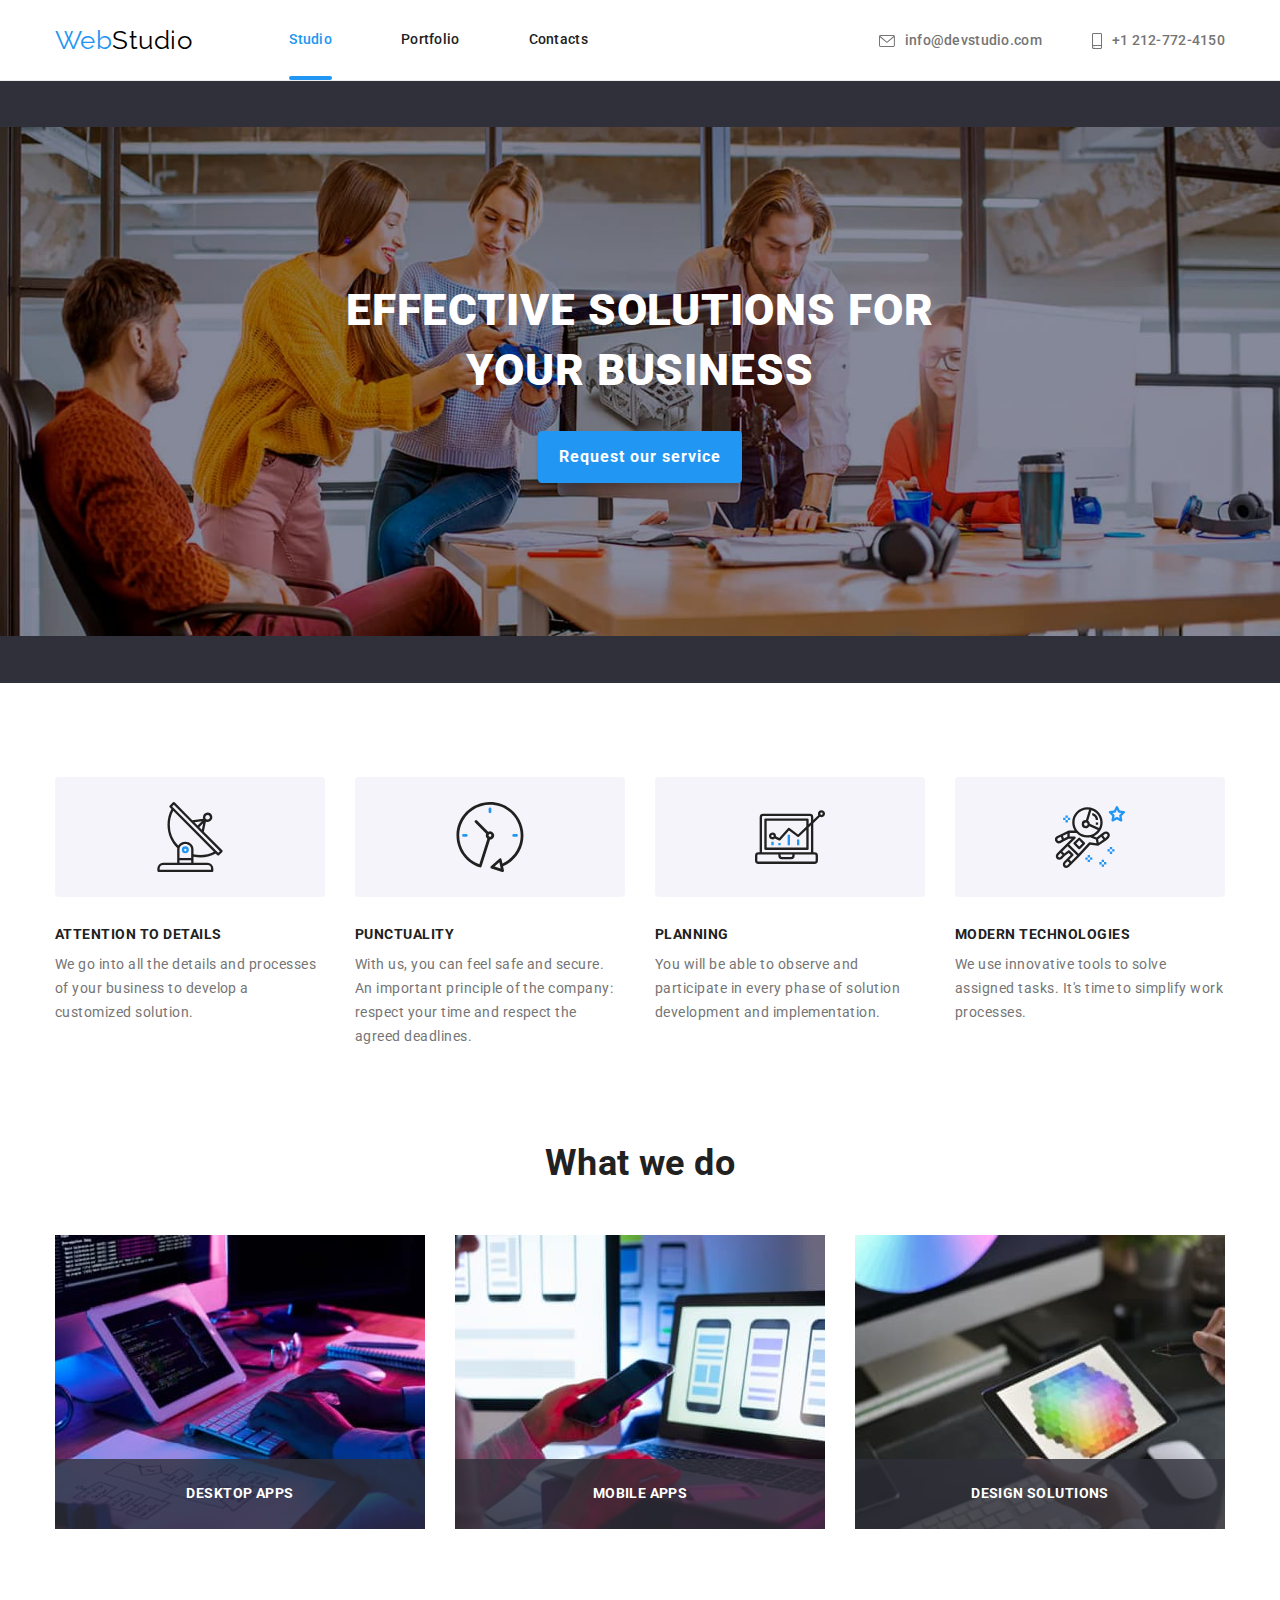
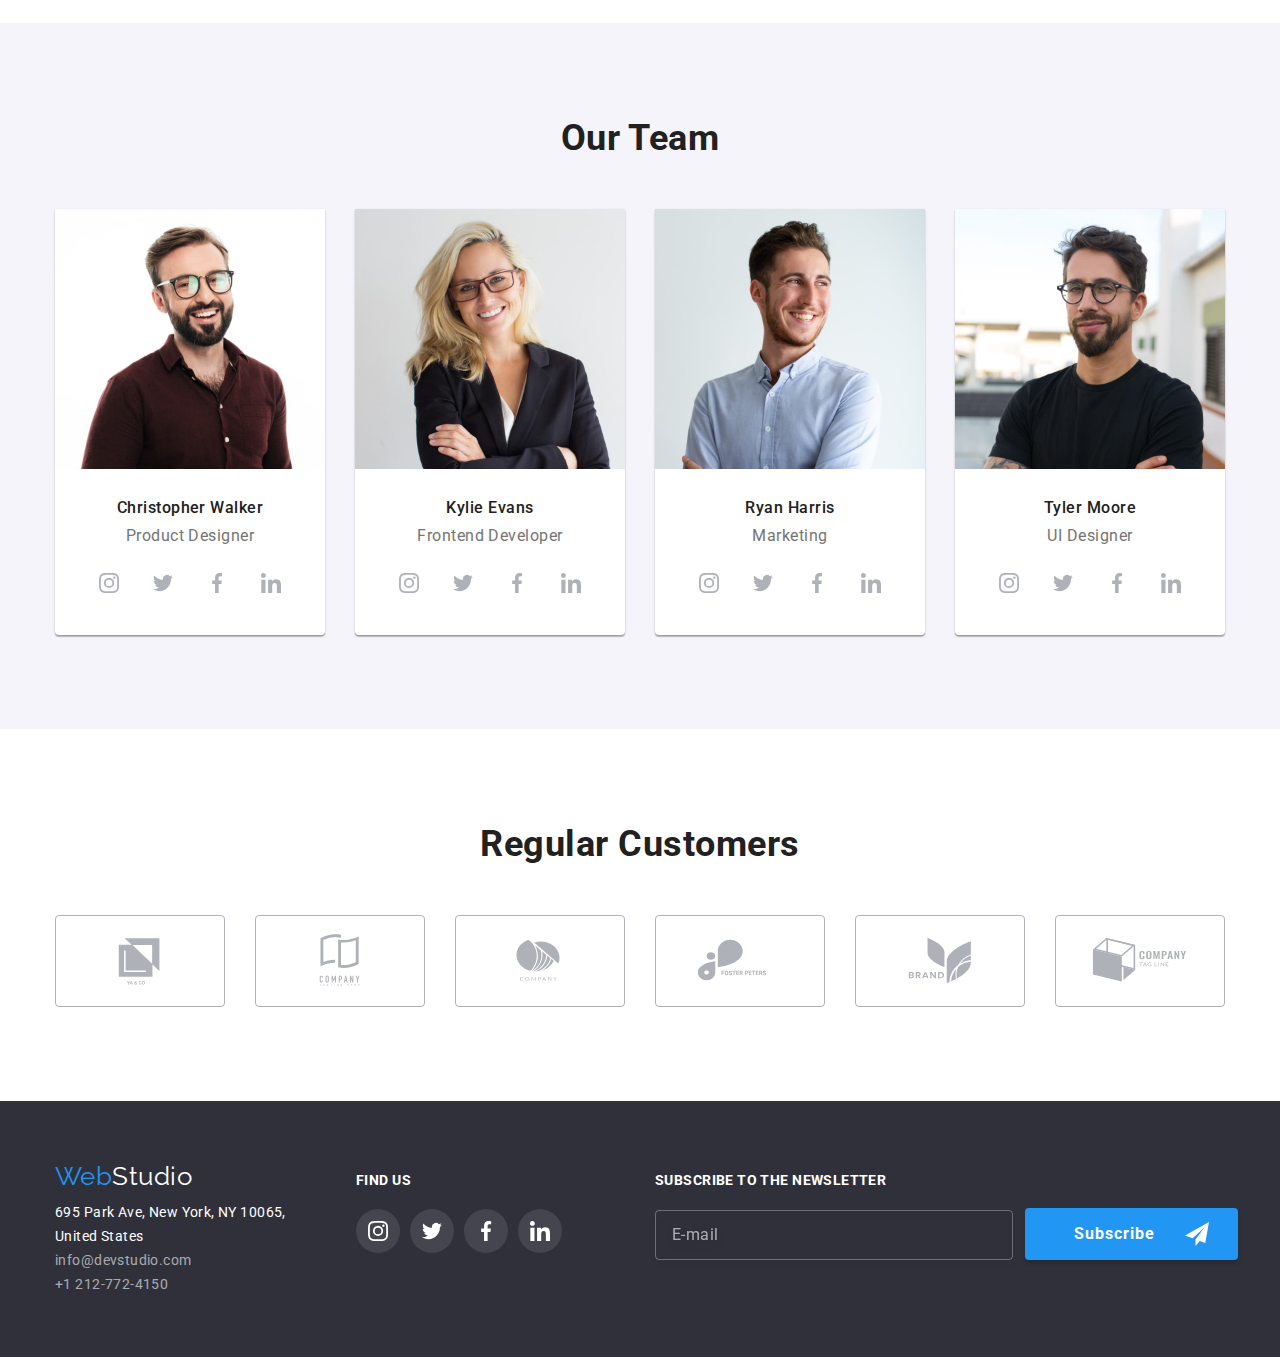
<file: index.html>
<!DOCTYPE html>
<html lang="en">

<head>
	<meta charset="UTF-8">
	<meta http-equiv="X-UA-Compatible" content="IE=edge">
	<meta name="viewport" content="width=device-width, initial-scale=1.0">
	<title>Studio</title>
	<link rel="preconnect" href="https://fonts.googleapis.com">
	<link rel="preconnect" href="https://fonts.gstatic.com" crossorigin>
	<link rel="preconnect" href="https://fonts.googleapis.com">
	<link rel="preconnect" href="https://fonts.gstatic.com" crossorigin>
	<link href="https://fonts.googleapis.com/css2?family=Raleway:wght@700&family=Roboto:wght@400;500;700;900&display=swap"
		rel="stylesheet">
	<link rel="stylesheet" href="https://cdnjs.cloudflare.com/ajax/libs/modern-normalize/1.1.0/modern-normalize.min.css">
	<link rel="stylesheet" href="./css/styles.css">
</head>

<body class="body">
	<header class="header">
		<div class="conteiner">
			<div class="header-flex">
				<a href="./index.html" class="logo underline-none">Web<span class="second-part">Studio</span></a>
				<!-- Main navigation -->
				<nav>
					<ul class="header-nav">
						<li class="item bullet-none">
							<a href="./index.html" class="nav-link underline-none accented-link current">Studio</a>
						</li>
						<li class="item bullet-none">
							<a href="./portfolio.html" class="nav-link underline-none accented-link">Portfolio</a>
						</li>
						<li class="item bullet-none">
							<a href="#contacts" class="nav-link underline-none accented-link">Contacts</a>
						</li>
					</ul>
				</nav>
				<!-- Contacts -->
				<ul class="header-auth">
					<li class="item bullet-none">
						<a href="mailto:info@devstudio.com" class="auth-link underline-none accented-link">
							<svg class="icon-mail" width="16" height="12">
								<use href="./images/decorative-img/stripe.svg#icon-envelope"></use>
							</svg>
							info@devstudio.com
						</a>
					</li>
					<li class="item bullet-none">
						<a href="tel:+12127724150" class="auth-link underline-none accented-link">
							<svg class="icon-phone" width="10" height="18">
								<use href="./images/decorative-img/stripe.svg#icon-smartphone"></use>
							</svg>
							+1 212-772-4150</a>
					</li>
				</ul>
			</div>
		</div>
	</header>
	<main>
		<!-- Hero -->
		<section class="hero">
			<h1 class="hero-caption">Effective solutions for your business</h1>
			<button type="button" class="hero-btn cursor-pointer border-none" data-modal-open>
				Request our service
			</button>
		</section>
		<!-- Our principles -->
		<section class="our-principles section">
			<div class="conteiner">
				<h2 class="visually-hidden">Our principles</h2>
				<ul class="principles">
					<li class="item bullet-none">
						<div class="principle-icon">
							<svg width="70" height="70">
								<use href="./images/decorative-img/stripe.svg#icon-antenna"></use>
							</svg>
						</div>
						<h3 class="principle">Attention to details</h3>
						<p class="principles-text">
							We go into all the details and processes of your business to
							develop a customized solution.
						</p>
					</li>
					<li class="item bullet-none">
						<div class="principle-icon">
							<svg width="70" height="70">
								<use href="./images/decorative-img/stripe.svg#icon-clock"></use>
							</svg>
						</div>
						<h3 class="principle">Punctuality</h3>
						<p class="principles-text">
							With us, you can feel safe and secure. An important principle of
							the company: respect your time and respect the agreed deadlines.
						</p>
					</li>
					<li class="item bullet-none">
						<div class="principle-icon">
							<svg width="70" height="70">
								<use href="./images/decorative-img/stripe.svg#icon-diagram"></use>
							</svg>
						</div>
						<h3 class="principle">Planning</h3>
						<p class="principles-text">
							You will be able to observe and participate in every phase of
							solution development and implementation.
						</p>
					</li>
					<li class="item bullet-none">
						<div class="principle-icon">
							<svg width="70" height="70">
								<use href="./images/decorative-img/stripe.svg#icon-astronaut"></use>
							</svg>
						</div>
						<h3 class="principle">Modern technologies</h3>
						<p class="principles-text">
							We use innovative tools to solve assigned tasks. It's time to
							simplify work processes.
						</p>
					</li>
				</ul>
			</div>
		</section>
		<!-- What we do -->
		<section class="what-we-do section">
			<div class="conteiner">
				<h2 class="section-caption">What we do</h2>
				<ul class="what-we-list">
					<li class="item bullet-none">
						<div class="what-we-content">
							<img src="./images/studio/what-we-do-img-1.jpg" alt="Developing a desktop application" width="370"
								height="295">
							<p class="content">desktop apps</p>
						</div>
					</li>
					<li class="item bullet-none">
						<div class="what-we-content">
							<img src="./images/studio/what-we-do-img-2.jpg" alt="Developing a desktop application" width="370"
								height="295">
							<p class="content">mobile apps</p>
						</div>
					</li>
					<li class="item bullet-none">
						<div class="what-we-content">
							<img src="./images/studio/what-we-do-img-3.jpg" alt="Developing a desktop application" width="370"
								height="295">
							<p class="content">design solutions</p>
						</div>
					</li>
				</ul>
			</div>
		</section>
		<!-- Our team -->
		<section class="our-team-section section">
			<div class="conteiner">
				<h2 class="section-caption">Our Team</h2>
				<ul class="our-team-list">
					<li class="item bullet-none">
						<img src="./images/studio/photo_product_designer.jpg" alt="photo of Product Designer" width="270"
							height="260" class="our-team-img">
						<div class="content">
							<h3 class="our-team-name">Christopher Walker</h3>
							<p class="our-team-profession">Product Designer</p>
							<ul class="social-list bullet-none">
								<li class="social-item">
									<a href="https://www.instagram.com/" class="social-link">
										<svg class="social-icon" width="20" height="20">
											<use href="./images/decorative-img/stripe.svg#icon-instagram"></use>
										</svg>
									</a>
								</li>
								<li class="social-item">
									<a href="https://twitter.com/?lang=uk" class="social-link">
										<svg class="social-icon" width="20" height="20">
											<use href="./images/decorative-img/stripe.svg#icon-twitter"></use>
										</svg>
									</a>
								</li>
								<li class="social-item">
									<a href="https://www.facebook.com/" class="social-link">
										<svg class="social-icon" width="20" height="20">
											<use href="./images/decorative-img/stripe.svg#icon-facebook"></use>
										</svg>
									</a>
								</li>
								<li class="social-item">
									<a href="https://ua.linkedin.com/" class="social-link">
										<svg class="social-icon" width="20" height="20">
											<use href="./images/decorative-img/stripe.svg#icon-linkedin"></use>
										</svg>
									</a>
								</li>
							</ul>
						</div>
					</li>
					<li class="item bullet-none">
						<img src="./images/studio/photo_frontend_developer.jpg" alt="photo of Frontend Developer" width="270"
							height="260" class="our-team-img">
						<div class="content">
							<h3 class="our-team-name">Kylie Evans</h3>
							<p class="our-team-profession">Frontend Developer</p>
							<ul class="social-list bullet-none">
								<li class="social-item">
									<a href="https://www.instagram.com/" class="social-link">
										<svg class="social-icon" width="20" height="20">
											<use href="./images/decorative-img/stripe.svg#icon-instagram"></use>
										</svg>
									</a>
								</li>
								<li class="social-item">
									<a href="https://twitter.com/?lang=uk" class="social-link">
										<svg class="social-icon" width="20" height="20">
											<use href="./images/decorative-img/stripe.svg#icon-twitter"></use>
										</svg>
									</a>
								</li>
								<li class="social-item">
									<a href="https://www.facebook.com/" class="social-link">
										<svg class="social-icon" width="20" height="20">
											<use href="./images/decorative-img/stripe.svg#icon-facebook"></use>
										</svg>
									</a>
								</li>
								<li class="social-item">
									<a href="https://ua.linkedin.com/" class="social-link">
										<svg class="social-icon" width="20" height="20">
											<use href="./images/decorative-img/stripe.svg#icon-linkedin"></use>
										</svg>
									</a>
								</li>
							</ul>
						</div>
					</li>
					<li class="item bullet-none">
						<img src="./images/studio/photo_marketing.jpg" alt="photo of Marketing" width="270" height="260"
							class="our-team-img">
						<div class="content">
							<h3 class="our-team-name">Ryan Harris</h3>
							<p class="our-team-profession">Marketing</p>
							<ul class="social-list bullet-none">
								<li class="social-item">
									<a href="https://www.instagram.com/" class="social-link">
										<svg class="social-icon" width="20" height="20">
											<use href="./images/decorative-img/stripe.svg#icon-instagram"></use>
										</svg>
									</a>
								</li>
								<li class="social-item">
									<a href="https://twitter.com/?lang=uk" class="social-link">
										<svg class="social-icon" width="20" height="20">
											<use href="./images/decorative-img/stripe.svg#icon-twitter"></use>
										</svg>
									</a>
								</li>
								<li class="social-item">
									<a href="https://www.facebook.com/" class="social-link">
										<svg class="social-icon" width="20" height="20">
											<use href="./images/decorative-img/stripe.svg#icon-facebook"></use>
										</svg>
									</a>
								</li>
								<li class="social-item">
									<a href="https://ua.linkedin.com/" class="social-link">
										<svg class="social-icon" width="20" height="20">
											<use href="./images/decorative-img/stripe.svg#icon-linkedin"></use>
										</svg>
									</a>
								</li>
							</ul>
						</div>
					</li>
					<li class="item bullet-none">
						<img src="./images/studio/photo_ui-designer.jpg" alt="photo of UI Designer" width="270" height="260"
							class="our-team-img">
						<div class="content">
							<h3 class="our-team-name">Tyler Moore</h3>
							<p class="our-team-profession">UI Designer</p>
							<ul class="social-list bullet-none">
								<li class="social-item">
									<a href="https://www.instagram.com/" class="social-link">
										<svg class="social-icon" width="20" height="20">
											<use href="./images/decorative-img/stripe.svg#icon-instagram"></use>
										</svg>
									</a>
								</li>
								<li class="social-item">
									<a href="https://twitter.com/?lang=uk" class="social-link">
										<svg class="social-icon" width="20" height="20">
											<use href="./images/decorative-img/stripe.svg#icon-twitter"></use>
										</svg>
									</a>
								</li>
								<li class="social-item">
									<a href="https://www.facebook.com/" class="social-link">
										<svg class="social-icon" width="20" height="20">
											<use href="./images/decorative-img/stripe.svg#icon-facebook"></use>
										</svg>
									</a>
								</li>
								<li class="social-item">
									<a href="https://ua.linkedin.com/" class="social-link">
										<svg class="social-icon" width="20" height="20">
											<use href="./images/decorative-img/stripe.svg#icon-linkedin"></use>
										</svg>
									</a>
								</li>
							</ul>
						</div>
					</li>
				</ul>
			</div>
		</section>
		<!-- Customers -->
		<section class="customers section">
			<div class="conteiner">
				<h2 class="section-caption">Regular Customers</h2>
				<ul class="client-list bullet-none">
					<li class="item">
						<a href="" class="client-link">
							<svg class="client-icon" width="106" height="60">
								<use href="./images/decorative-img/stripe.svg#icon-client-1"></use>
							</svg>
						</a>
					</li>
					<li class="item">
						<a href="" class="client-link">
							<svg class="client-icon" width="106" height="60">
								<use href="./images/decorative-img/stripe.svg#icon-client-2"></use>
							</svg>
						</a>
					</li>
					<li class="item">
						<a href="" class="client-link">
							<svg class="client-icon" width="106" height="60">
								<use href="./images/decorative-img/stripe.svg#icon-client-3"></use>
							</svg>
						</a>
					</li>
					<li class="item">
						<a href="" class="client-link">
							<svg class="client-icon" width="106" height="60">
								<use href="./images/decorative-img/stripe.svg#icon-client-4"></use>
							</svg>
						</a>
					</li>
					<li class="item">
						<a href="" class="client-link">
							<svg class="client-icon" width="106" height="60">
								<use href="./images/decorative-img/stripe.svg#icon-client-5"></use>
							</svg>
						</a>
					</li>
					<li class="item">
						<a href="" class="client-link">
							<svg class="client-icon" width="106" height="60">
								<use href="./images/decorative-img/stripe.svg#icon-client-6"></use>
							</svg>
						</a>
					</li>
				</ul>
			</div>
		</section>
	</main>
	<footer class="footer" id="contacts">
		<div class="conteiner footer-flex">
			<div class="footer-content">
				<a href="./index.html" class="logo underline-none">Web<span class="second-part">Studio</span></a>
				<address>
					<ul>
						<li class="bullet-none">
							<a href="https://goo.gl/maps/aahknYtZeA2rG4zX6" target="_blank" rel="noopener noreferrer"
								class="footer-address underline-none accented-link">695 Park Ave, New York, NY 10065, United States</a>
						</li>
						<li class="bullet-none">
							<a href="mailto:info@devstudio.com"
								class="footer-contacts underline-none accented-link">info@devstudio.com</a>
						</li>
						<li class="bullet-none">
							<a href="tel:+12127724150" class="footer-contacts underline-none accented-link">+1 212-772-4150</a>
						</li>
					</ul>
				</address>
			</div>
			<div class="social-media">
				<p class="social-media-content">Find us</p>
				<ul class="social-list">
					<li class="social-item bullet-none">
						<a href="https://www.instagram.com/" class="social-link">
							<svg class="social-icon" width="20" height="20">
								<use href="./images/decorative-img/stripe.svg#icon-instagram"></use>
							</svg>
						</a>
					</li>
					<li class="social-item bullet-none">
						<a href="https://twitter.com/servicessu1" class="social-link">
							<svg class="social-icon" width="20" height="20">
								<use href="./images/decorative-img/stripe.svg#icon-twitter"></use>
							</svg>
						</a>
					</li>
					<li class="social-item bullet-none">
						<a href="https://www.facebook.com/" class="social-link">
							<svg class="social-icon" width="20" height="20">
								<use href="./images/decorative-img/stripe.svg#icon-facebook"></use>
							</svg>
						</a>
					</li>
					<li class="social-item bullet-none">
						<a href="https://ua.linkedin.com/" class="social-link">
							<svg class="social-icon" width="20" height="20">
								<use href="./images/decorative-img/stripe.svg#icon-linkedin"></use>
							</svg>
						</a>
					</li>
				</ul>
			</div>
			<form class="footer-subscribe">
				<div class="footer-form-field">
					<label class="footer-form-label">
						Subscribe to the newsletter
						<input type="email" name="footer-email" placeholder="E-mail" class="footer-form-input" required>
					</label>
				</div>
				<button type="submit" class="footer-form-btn cursor-pointer border-none">
					Subscribe
					<svg class="footer-form-icon" width="24" height="24">
						<use href="./images/decorative-img/stripe.svg#icon-telegram"></use>
					</svg>
				</button>
			</form>
		</div>
	</footer>
	<div class="hero-backdrop is-hidden" data-modal>
		<div class="backdrop-modal">
			<button class="modal-btn-close cursor-pointer" type="button" data-modal-close>
				<svg class="icon-x" width="18" height="18">
					<use href="./images/decorative-img/stripe.svg#icon-x"></use>
				</svg>
			</button>
			<form class="modal-content">
				<strong class="modal-caption">Leave your information and we'll call you back</strong>
				<label for="modal-uname" class="form-label">Name</label>
				<div class="form-field">
					<input type="text" name="uname" id="modal-uname" class="form-input">
					<svg class="form-field-icon" width="18" height="18">
						<use href="images/decorative-img/stripe.svg#icon-modal-man"></use>
					</svg>
				</div>
				<label for="modal-uphone" class="form-label">Telephone</label>
				<div class="form-field">
					<input type="tel" name="uphone" id="modal-uphone" class="form-input">
					<svg class="form-field-icon" width="18" height="18">
						<use href="images/decorative-img/stripe.svg#icon-modal-phone"></use>
					</svg>
				</div>
				<label for="modal-uemail" class="form-label">E-mail</label>
				<div class="form-field">
					<input type="email" name="uemail" id="modal-uemail" class="form-input">
					<svg class="form-field-icon" width="18" height="18">
						<use href="images/decorative-img/stripe.svg#icon-modal-email"></use>
					</svg>
				</div>
				<div class="form-field form-comments">
					<label for="modal-ucomments" class="form-label">Comments</label>
					<textarea name="ucomments" id="modal-ucomments" rows="5" placeholder="Enter the text"
						class="form-input form-textarea"></textarea>
				</div>
				<label class="policy">
					<input type="checkbox" name="checkbox" class="policy-checkbox" required>
					<span class="policy-cust-checkbox">
						<svg width="16" height="15">
							<use href="./images/decorative-img/stripe.svg#icon-checked"></use>
						</svg>
					</span>
					<span class="policy-text">I agree with the newsletter and accept the Terms and Conditions</span>
				</label>
				<button type="submit" class="modal-confirm-btn cursor-pointer border-none">
					Send
				</button>
			</form>
		</div>
	</div>
	<script src="./js/modal.js"></script>
</body>

</html>
</file>
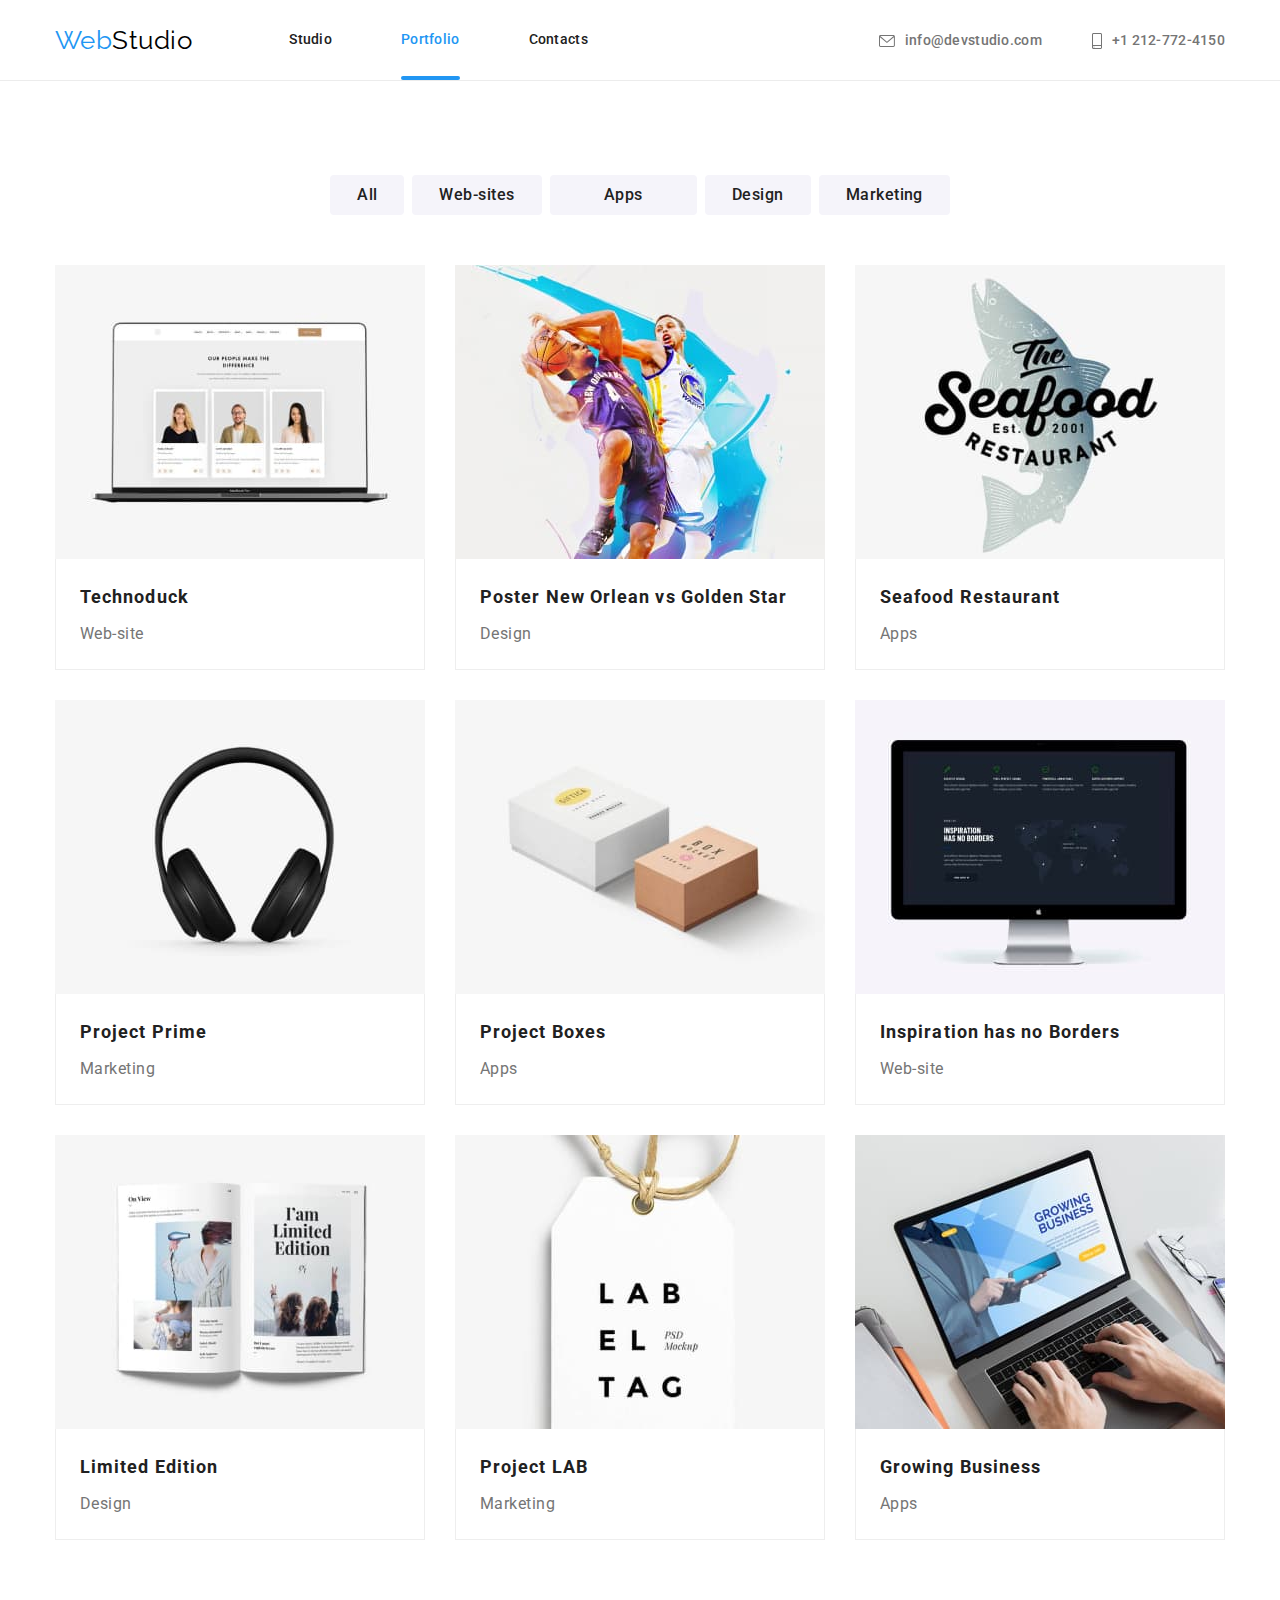
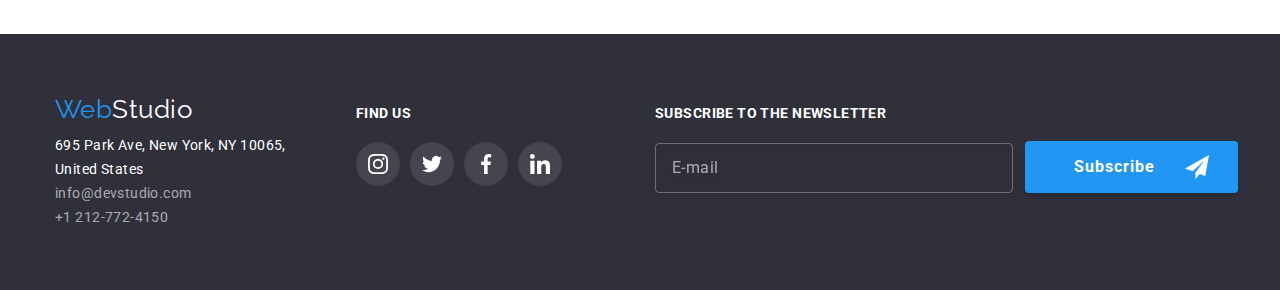
<file: portfolio.html>
<!DOCTYPE html>
<html lang="en">

<head>
	<meta charset="UTF-8">
	<meta http-equiv="X-UA-Compatible" content="IE=edge">
	<meta name="viewport" content="width=device-width, initial-scale=1.0">
	<title>Studio</title>
	<link rel="preconnect" href="https://fonts.googleapis.com">
	<link rel="preconnect" href="https://fonts.gstatic.com" crossorigin>
	<link rel="preconnect" href="https://fonts.googleapis.com">
	<link rel="preconnect" href="https://fonts.gstatic.com" crossorigin>
	<link href="https://fonts.googleapis.com/css2?family=Raleway:wght@700&family=Roboto:wght@400;500;700;900&display=swap"
		rel="stylesheet">
	<link rel="stylesheet" href="https://cdnjs.cloudflare.com/ajax/libs/modern-normalize/1.1.0/modern-normalize.min.css">
	<link rel="stylesheet" href="./css/styles.css">
</head>

<body class="body">
	<header class="header">
		<div class="conteiner">
			<div class="header-flex">
				<a href="./index.html" class="logo underline-none">Web<span class="second-part">Studio</span></a>
				<!-- Main navigation -->
				<nav>
					<ul class="header-nav">
						<li class="item bullet-none">
							<a href="./index.html" class="nav-link underline-none accented-link">Studio</a>
						</li>
						<li class="item bullet-none">
							<a href="./portfolio.html" class="nav-link underline-none accented-link current portfolio">Portfolio</a>
						</li>
						<li class="item bullet-none">
							<a href="" class="nav-link underline-none accented-link">Contacts</a>
						</li>
					</ul>
				</nav>
				<!-- Contacts -->
				<ul class="header-auth">
					<li class="item bullet-none">
						<a href="mailto:info@devstudio.com" class="auth-link underline-none accented-link">
							<svg class="icon-mail" width="16" height="12">
								<use href="./images/decorative-img/stripe.svg#icon-envelope"></use>
							</svg>
							info@devstudio.com</a>
					</li>
					<li class="item bullet-none">
						<a href="tel:+12127724150" class="auth-link underline-none accented-link">
							<svg class="icon-phone" width="10" height="18">
								<use href="./images/decorative-img/stripe.svg#icon-smartphone"></use>
							</svg>
							+1 212-772-4150</a>
					</li>
				</ul>
			</div>
		</div>
	</header>
	<main>
		<section class="projects-examples section">
			<div class="conteiner">
				<h1 class="visually-hidden">Portfolio</h1>
				<!-- Btn list -->
				<ul class="portfolio-radio-list">
					<li class="item bullet-none">
						<input type="radio" name="examples-filter" id="example-all" class="portfolio-input visually-hidden">
						<label class="portfolio-label cursor-pointer" for="example-all">All</label>
					</li>
					<li class="item bullet-none">
						<input type="radio" name="examples-filter" id="example-websites" class="portfolio-input visually-hidden">
						<label class="portfolio-label cursor-pointer" for="example-websites">Web-sites</label>
					</li>
					<li class="item bullet-none">
						<input type="radio" name="examples-filter" id="example-apps" class="portfolio-input visually-hidden">
						<label class="portfolio-label cursor-pointer" for="example-apps">Apps</label>
					</li>
					<li class="item bullet-none">
						<input type="radio" name="examples-filter" id="example-design" class="portfolio-input visually-hidden">
						<label class="portfolio-label cursor-pointer" for="example-design">Design</label>
					</li>
					<li class="item bullet-none">
						<input type="radio" name="examples-filter" id="example-marketing" class="portfolio-input visually-hidden">
						<label class="portfolio-label cursor-pointer" for="example-marketing">Marketing</label>
					</li>
				</ul>
				<!-- Projects list -->
				<ul class="projects-list">
					<li class="item bullet-none">
						<a href="" class="project-link">
							<div class="project-inf">
								<img src="./images/portfolio/technoduck.jpg" alt="Open web-site" width="370" height="295"
									class="project-img">
								<p class="inf">Technoduck is a state-of-the-art coronavirus distribution platform. Companies use
									this platform for digital espionage
									and attacks on competitors' secure servers.</p>
							</div>
							<div class="content">
								<h2 class="project-name">Technoduck</h2>
								<p class="project-type">Web-site</p>
							</div>
						</a>
					</li>
					<li class="item bullet-none">
						<a href="" class="project-link">
							<div class="project-inf">
								<img src="./images/portfolio/poster-star.jpg" alt="Poster" width="370" height="295" class="project-img">
								<p class="inf">Technoduck is a state-of-the-art coronavirus distribution platform. Companies use
									this platform for digital espionage
									and attacks on competitors' secure servers.</p>
							</div>
							<div class="content">
								<h2 class="project-name">Poster New Orlean vs Golden Star</h2>
								<p class="project-type">Design</p>
							</div>
						</a>
					</li>
					<li class="item bullet-none">
						<a href="" class="project-link">
							<div class="project-inf">
								<img src="./images/portfolio/seafood-restaurant.jpg" alt="Restaurant logo" width="370" height="295"
									class="project-img">
								<p class="inf">Technoduck is a state-of-the-art coronavirus distribution platform. Companies use
									this platform for digital espionage
									and attacks on competitors' secure servers.</p>
							</div>
							<div class="content">
								<h2 class="project-name">Seafood Restaurant</h2>
								<p class="project-type">Apps</p>
							</div>
						</a>
					</li>
					<li class="item bullet-none">
						<a href="" class="project-link">
							<div class="project-inf">
								<img src="./images/portfolio/project-prime.jpg" alt="Headphones" width="370" height="295"
									class="project-img">
								<p class="inf">Technoduck is a state-of-the-art coronavirus distribution platform. Companies use
									this platform for digital espionage
									and attacks on competitors' secure servers.</p>
							</div>
							<div class="content">
								<h2 class="project-name">Project Prime</h2>
								<p class="project-type">Marketing</p>
							</div>
						</a>
					</li>
					<li class="item bullet-none">
						<a href="" class="project-link">
							<div class="project-inf">
								<img src="./images/portfolio/project-boxes.jpg" alt="Boxes" width="370" height="295"
									class="project-img">
								<p class="inf">Technoduck is a state-of-the-art coronavirus distribution platform. Companies use
									this platform for digital espionage
									and attacks on competitors' secure servers.</p>
							</div>
							<div class="content">
								<h2 class="project-name">Project Boxes</h2>
								<p class="project-type">Apps</p>
							</div>
						</a>
					</li>
					<li class="item bullet-none">
						<a href="" class="project-link">
							<div class="project-inf">
								<img src="./images/portfolio/inspiration.jpg" alt="Open web-site" width="370" height="295"
									class="project-img">
								<p class="inf">Technoduck is a state-of-the-art coronavirus distribution platform. Companies use
									this platform for digital espionage
									and attacks on competitors' secure servers.</p>
							</div>
							<div class="content">
								<h2 class="project-name">Inspiration has no Borders</h2>
								<p class="project-type">Web-site</p>
							</div>
						</a>
					</li>
					<li class="item bullet-none">
						<a href="" class="project-link">
							<div class="project-inf">
								<img src="./images/portfolio/limited-edition.jpg" alt="Book" width="370" height="295"
									class="project-img">
								<p class="inf">Technoduck is a state-of-the-art coronavirus distribution platform. Companies use
									this platform for digital espionage
									and attacks on competitors' secure servers.</p>
							</div>
							<div class="content">
								<h2 class="project-name">Limited Edition</h2>
								<p class="project-type">Design</p>
							</div>
						</a>
					</li>
					<li class="item bullet-none">
						<a href="" class="project-link">
							<div class="project-inf">
								<img src="./images/portfolio/project-lab.jpg" alt="Tag" width="370" height="295" class="project-img">
								<p class="inf">Technoduck is a state-of-the-art coronavirus distribution platform. Companies use
									this platform for digital espionage
									and attacks on competitors' secure servers.</p>
							</div>
							<div class="content">
								<h2 class="project-name">Project LAB</h2>
								<p class="project-type">Marketing</p>
							</div>
						</a>
					</li>
					<li class="item bullet-none">
						<a href="" class="project-link">
							<div class="project-inf">
								<img src="./images/portfolio/growing-business.jpg" alt="Open app" width="370" height="295"
									class="project-img">
								<p class="inf">Technoduck is a state-of-the-art coronavirus distribution platform. Companies use
									this platform for digital espionage
									and attacks on competitors' secure servers.</p>
							</div>
							<div class="content">
								<h2 class="project-name">Growing Business</h2>
								<p class="project-type">Apps</p>
							</div>
						</a>
					</li>
				</ul>
			</div>
		</section>
	</main>
	<footer class="footer">
		<div class="conteiner footer-flex">
			<div class="footer-content">
				<a href="./index.html" class="logo underline-none">Web<span class="second-part">Studio</span></a>
				<address>
					<ul>
						<li class="bullet-none">
							<a href="https://goo.gl/maps/aahknYtZeA2rG4zX6" target="_blank" rel="noopener noreferrer"
								class="footer-address underline-none accented-link">695 Park Ave, New York, NY 10065, United States</a>
						</li>
						<li class="bullet-none">
							<a href="mailto:info@devstudio.com"
								class="footer-contacts underline-none accented-link">info@devstudio.com</a>
						</li>
						<li class="bullet-none">
							<a href="tel:+12127724150" class="footer-contacts underline-none accented-link">+1 212-772-4150</a>
						</li>
					</ul>
				</address>
			</div>
			<div class="social-media">
				<p class="social-media-content">Find us</p>
				<ul class="social-list">
					<li class="social-item bullet-none">
						<a href="https://www.instagram.com/" class="social-link">
							<svg class="social-icon" width="20" height="20">
								<use href="./images/decorative-img/stripe.svg#icon-instagram"></use>
							</svg>
						</a>
					</li>
					<li class="social-item bullet-none">
						<a href="https://twitter.com/servicessu1" class="social-link">
							<svg class="social-icon" width="20" height="20">
								<use href="./images/decorative-img/stripe.svg#icon-twitter"></use>
							</svg>
						</a>
					</li>
					<li class="social-item bullet-none">
						<a href="https://www.facebook.com/" class="social-link">
							<svg class="social-icon" width="20" height="20">
								<use href="./images/decorative-img/stripe.svg#icon-facebook"></use>
							</svg>
						</a>
					</li>
					<li class="social-item bullet-none">
						<a href="https://ua.linkedin.com/" class="social-link">
							<svg class="social-icon" width="20" height="20">
								<use href="./images/decorative-img/stripe.svg#icon-linkedin"></use>
							</svg>
						</a>
					</li>
				</ul>
			</div>
			<form class="footer-subscribe">
				<div class="footer-form-field">
					<label class="footer-form-label">
						Subscribe to the newsletter
						<input type="email" name="footer-email" placeholder="E-mail" class="footer-form-input" required>
					</label>
				</div>
				<button type="submit" class="footer-form-btn cursor-pointer border-none">
					Subscribe
					<svg class="footer-form-icon" width="24" height="24">
						<use href="./images/decorative-img/stripe.svg#icon-telegram"></use>
					</svg>
				</button>
			</form>
		</div>
	</footer>
</body>

</html>
</file>
<file: css/styles.css>
/* Variables */
:root {
	--primary-pages-color: #ffffff;
	--secondary-pages-color: #f5f4fa;
	--third-pages-color: #2f303a;
	--heads-color: #212121;
	--primary-texts-color: #757575;
	--secondary-texts-color: #ffffff;
	--accent-color: rgb(33, 150, 243);
	--icon-color: #afb1b8;
	--time-cubic-bezier: 250ms cubic-bezier(0.4, 0, 0.2, 1);
}

/* Common */
.body {
	background-color: var(--primary-pages-color);
	font-family: Roboto, sans-serif;
	letter-spacing: 0.03em;
}

.underline-none {
	text-decoration: none;
}

.bullet-none {
	list-style-type: none;
}

.cursor-pointer {
	cursor: pointer;
}

h1,
h2,
h3,
h4,
h5,
h6,
p,
ul {
	margin: 0;
}

ul {
	padding-left: 0;
}

img {
	display: block;
	max-width: 100%;
	height: auto;
}

input:-webkit-autofill {
	transition: background-color 5000000s ease-in-out 0s;
}

.section {
	padding-top: 94px;
	padding-bottom: 94px;
}

.conteiner {
	width: 1200px;
	padding-left: 15px;
	padding-right: 15px;
	margin-left: auto;
	margin-right: auto;
	/* outline: 2px solid teal; */
}

[class*="btn"].border-none {
	border: 1px solid transparent;
	border-radius: 4px;
}

.visually-hidden {
	position: absolute;
	white-space: nowrap;
	width: 1px;
	height: 1px;
	border: 0;
	padding: 0;
	overflow: hidden;
	clip: rect(0 0 0 0);
	clip-path: inset(50%);
	margin: -1px;
}

/* Header */
.header {
	border-bottom: 1px solid #ececec;
}

.logo {
	display: inline-block;

	font-family: "Raleway", sans-serif;
	font-size: 26px;
	line-height: 1.19;
	color: var(--accent-color);
}

.header .logo .second-part {
	color: #000000;
}

.header-flex {
	display: flex;
	align-items: center;
}

.header-nav {
	display: flex;
	margin-left: 97px;
}

.header-nav .item+.item {
	margin-left: 69px;
}

.header-nav .nav-link {
	display: block;
	padding-top: 32px;
	padding-bottom: 32px;

	font-size: 14px;
	font-weight: 500;
	letter-spacing: 0.02em;
	line-height: 1.14;
	color: var(--heads-color);

	transition: color var(--time-cubic-bezier);
}

.header-nav .nav-link.current {
	position: relative;
	color: var(--accent-color);
}

.header-nav .item {
	position: relative;
}

.current::after {
	content: '';
	position: absolute;
	bottom: 0;
	display: block;
	height: 4px;
	width: 100%;

	background-color: var(--accent-color);
	border-radius: 2px;
}

.header-auth {
	display: flex;
	margin-left: auto;
}

.header-auth .item {
	display: flex;
}

.header-auth .item+.item {
	margin-left: 50px;
}

.header-auth .auth-link {
	display: flex;
	align-items: center;
	padding-top: 32px;
	padding-bottom: 30px;

	font-size: 14px;
	font-weight: 500;
	letter-spacing: 0.02em;
	line-height: 1.14;
	color: var(--primary-texts-color);

	transition: color var(--time-cubic-bezier);
}

.header-auth .icon-mail {
	margin-right: 10px;
	fill: currentColor;
}

.header-auth .icon-phone {
	margin-right: 10px;
	fill: currentColor;
}

.accented-link:hover,
.accented-link:focus {
	color: var(--accent-color);
}

/* Hero section */
.hero {
	padding: 200px 0;
	margin: 0 auto;

	letter-spacing: 0.06em;
	text-align: center;
	background: linear-gradient(to right,
			rgba(47, 48, 58, 0.4),
			rgba(47, 48, 58, 0.4));
	background-image: url(../images/decorative-img/hero-bg-img.jpg);
	background-repeat: no-repeat;
	background-position: 50%;
	background-color: var(--third-pages-color);
	background-size: contain;
}

.hero .hero-caption {
	max-width: 700px;
	margin: 0 auto;
	margin-bottom: 30px;

	text-transform: uppercase;
	font-size: 44px;
	font-weight: 900;
	line-height: 1.36;
	color: var(--secondary-texts-color);
}

.hero-btn {
	min-width: 200px;
	padding: 10px 20px;

	font-family: inherit;
	letter-spacing: inherit;
	font-size: 16px;
	font-weight: 700;
	line-height: 1.88;
	color: var(--secondary-texts-color);
	background-color: var(--accent-color);
	box-shadow: 0px 4px 4px rgba(0, 0, 0, 0.15);

	transition: background-color var(--time-cubic-bezier),
		transform var(--time-cubic-bezier);
}

.hero-btn:hover,
.hero-btn:focus {
	background-color: #188CE8;
}

.hero-btn:active {
	transform: scale(0.95);
}

/* Our principles section */
.section-caption {
	margin-bottom: 50px;

	text-align: center;
	font-size: 36px;
	line-height: 1.17;
	color: var(--heads-color);
}

.principles {
	display: flex;
}

.principles .item+.item {
	margin-left: 30px;
}

.principle {
	margin-bottom: 10px;

	text-transform: uppercase;
	font-size: 14px;
	line-height: 1.14;
	color: var(--heads-color);
}

.principle-icon svg {
	margin: auto;
}

.principle-icon {
	height: 120px;
	width: 270px;
	display: flex;
	margin-bottom: 30px;

	background: var(--secondary-pages-color);
	border-radius: 4px;
}

.principles-text {
	font-size: 14px;
	line-height: 1.71;
	color: var(--primary-texts-color);
}

/* What we do */
.what-we-do {
	padding-top: 0;
}

.what-we-list {
	display: flex;
}

.what-we-list .item+.item {
	margin-left: 30px;
}

.what-we-list .item .what-we-content {
	position: relative;
}

.what-we-list .item .content {
	width: 370px;
	height: 70px;
	position: absolute;
	bottom: 0;
	left: 0;

	display: flex;
	justify-content: center;
	align-items: center;

	font-weight: 700;
	font-size: 14px;
	line-height: 1.14;
	letter-spacing: 0.03em;
	text-transform: uppercase;
	color: var(--secondary-texts-color);
	background-color: rgba(47, 48, 58, 0.8);
}

/* Our team section */
.our-team-section {
	background-color: var(--secondary-pages-color);
}

.our-team-list {
	display: flex;
}

.our-team-section .item {
	text-align: center;
	line-height: 1.14;
	background-color: var(--primary-pages-color);
	box-shadow: 0px 1px 3px rgba(0, 0, 0, 0.12),
		0px 1px 1px rgba(0, 0, 0, 0.14),
		0px 2px 1px rgba(0, 0, 0, 0.2);
	border-radius: 0px 0px 4px 4px;
}

.our-team-list .item+.item {
	margin-left: 30px;
}

.our-team-list .content {
	padding-top: 30px;
	padding-bottom: 30px;
}

.our-team-name {
	margin-bottom: 10px;

	font-size: 16px;
	font-weight: 500;
	color: var(--heads-color);
}

.our-team-profession {
	font-size: 16px;
	margin-bottom: 16px;
	color: var(--primary-texts-color);
}

.our-team-section .social-list {
	display: flex;
	padding: 0 32px;
}

.social-item+.social-item {
	margin-left: 10px;
}

.social-list .social-link {
	width: 44px;
	height: 44px;
	display: flex;
	justify-content: center;
	align-items: center;

	color: var(--icon-color);
	border-radius: 50%;

	transition: background-color var(--time-cubic-bezier),
		color var(--time-cubic-bezier);
}

.our-team-section .social-icon {
	fill: currentColor;
}

.our-team-section .social-link:hover,
.our-team-section .social-link:focus {
	color: var(--primary-pages-color);
	background-color: var(--accent-color);
}

/* Customers */
.customers .client-list {
	display: flex;
}

.client-list .item+.item {
	margin-left: 30px;
}

.customers .client-link {
	width: 170px;
	height: 92px;

	display: flex;
	justify-content: center;
	align-items: center;

	border: 1px solid var(--icon-color);
	border-radius: 4px;
	color: var(--icon-color);

	transition: border-color var(--time-cubic-bezier);
}

.customers .client-icon {
	fill: currentColor;

	transition: color var(--time-cubic-bezier);
}

.customers .client-link:hover,
.customers .client-link:focus {
	color: var(--accent-color);
	border-color: var(--accent-color);
}

/* Footer */
.footer {
	padding: 60px 0;

	background-color: var(--third-pages-color);
}

.footer-flex {
	display: flex;
	align-items: baseline;
}

.footer .logo {
	margin-bottom: 9px;
}

.footer .logo .second-part {
	color: #ffffff;
}

.footer-content {
	min-width: 231px;
}

.footer-address {
	font-style: normal;
	line-height: 1.71;
	font-size: 14px;
	letter-spacing: 0.03em;
	color: var(--primary-pages-color);

	transition: color var(--time-cubic-bezier);
}

.footer-contacts {
	font-style: normal;
	line-height: 1.71;
	font-size: 14px;
	color: rgba(255, 255, 255, 0.6);
	letter-spacing: 0.03em;

	transition: color var(--time-cubic-bezier);
}

/* Footer social media */

.footer .social-media {
	margin-left: 70px;
}

.footer .social-media-content {
	margin-bottom: 20px;

	text-transform: uppercase;
	font-weight: 700;
	font-size: 14px;
	line-height: 1.14;
	letter-spacing: 0.03em;
	color: var(--secondary-texts-color);
}

.footer .social-list {
	display: flex;
}

.footer .social-link {
	background-color: rgba(255, 255, 255, 0.1);
	color: var(--secondary-texts-color);

	transition: background-color var(--time-cubic-bezier);
}

.footer .social-icon {
	fill: currentColor;
}

.footer .social-link:hover,
.footer .social-link:focus {
	background-color: var(--accent-color);
}

/* Footer newsletter subscribe */

.footer-subscribe {
	margin-left: 93px;
	display: flex;
}

.footer-form-label {
	font-weight: 700;
	font-size: 14px;
	line-height: 1.14;
	letter-spacing: 0.03em;
	text-transform: uppercase;
	color: var(--secondary-texts-color);

}

.footer-form-input {
	width: 358px;
	height: 50px;
	padding-left: 16px;
	margin-top: 20px;
	outline: none;

	border: 1px solid rgba(255, 255, 255, 0.3);
	background-color: transparent;
	filter: drop-shadow(0px 4px 4px rgba(0, 0, 0, 0.15));
	border-radius: 4px;
	color: var(--secondary-texts-color);
	caret-color: #ffffff;
	outline: none;
}

.footer-form-input::placeholder {
	font-size: 16px;
	line-height: 1.25;
	letter-spacing: 0.03em;
	color: rgba(255, 255, 255, 0.6);
}

.footer input:-webkit-autofill {
	-webkit-text-fill-color: var(--secondary-texts-color);
}

.footer-form-btn {
	align-self: flex-end;
	position: relative;
	padding: 10px 0;
	padding-left: 48px;
	padding-right: 82px;
	margin-left: 12px;

	font-weight: 700;
	font-size: 16px;
	line-height: 1.88;
	letter-spacing: 0.06em;
	color: var(--secondary-texts-color);
	background-color: var(--accent-color);
	box-shadow: 0px 4px 4px rgba(0, 0, 0, 0.15);

	transition: background-color var(--time-cubic-bezier),
		transform var(--time-cubic-bezier);
}

.footer-form-btn:hover,
.footer-form-btn:focus {
	background-color: #188CE8;
}

.footer-form-btn:active {
	transform: scale(0.95);
}

.footer-form-icon {
	position: absolute;
	top: 13px;
	right: 28px;
}


/* Modal window */

.hero-backdrop.is-hidden {
	opacity: 0;
	pointer-events: none;
	transform: scale(1.2);
	visibility: hidden;
}

.hero-backdrop {
	width: 100%;
	height: 100%;
	position: fixed;
	top: 0;
	left: 0;
	z-index: 1;

	background-color: rgba(0, 0, 0, 0.2);
	transform: scale(1);
	opacity: 1;
	transition: transform var(--time-cubic-bezier),
		opacity var(--time-cubic-bezier),
		visibility var(--time-cubic-bezier);
}

.backdrop-modal {
	width: 530px;
	height: 580px;
	position: absolute;
	top: 50%;
	left: 50%;
	transform: translate(-50%, -50%);

	background-color: var(--primary-pages-color);
}

.modal-btn-close {
	position: absolute;
	top: 8px;
	right: 8px;
	width: 30px;
	height: 30px;

	background-color: var(--primary-pages-color);
	border: 1px solid rgba(0, 0, 0, 0.1);
	border-radius: 50%;
	transition: background-color var(--time-cubic-bezier),
		transform var(--time-cubic-bezier);
}

.backdrop-modal .icon-x {
	position: absolute;
	top: 55%;
	left: 45%;
	transform: translate(-45%, -55%);
	fill: currentColor;

	transition: color var(--time-cubic-bezier);
}

.modal-btn-close:active {
	transform: scale(0.8);
}

.modal-btn-close:active .icon-x,
.modal-btn-close:hover .icon-x,
.modal-btn-close:focus .icon-x {
	color: #188CE8;
}

.modal-content {
	padding: 40px;
	text-align: center;

	font-size: 12px;
	line-height: 1.16;
	letter-spacing: 0.01em;
	color: #757575;
}

.modal-caption {
	display: block;
	margin-bottom: 12px;

	font-weight: 700;
	font-size: 20px;
	line-height: 1.15;
	text-align: center;
	letter-spacing: 0.03em;
	color: var(--heads-color);
}

.form-label,
.form-input {
	display: block;
}

.form-label {
	text-align: left;
	margin-bottom: 4px;
}

.form-field {
	position: relative;
	margin-bottom: 10px;
}

.form-input {
	width: 448px;
	height: 40px;
	padding-left: 42px;

	border: 1px solid rgba(33, 33, 33, 0.2);
	border-radius: 4px;
	outline: none;

	transition: border var(--time-cubic-bezier);
}

.form-field-icon {
	position: absolute;
	left: 12px;
	top: 50%;
	transform: translateY(-50%);
	fill: currentColor;

	transition: color var(--time-cubic-bezier);
}

.form-field:focus-within .form-field-icon {
	color: var(--accent-color);
}

.form-input:focus-within {
	border: 1px solid var(--accent-color);
}

.form-field.form-comments {
	margin-bottom: 20px;
	height: 120px;
}

.form-field .form-textarea {
	height: auto;
	resize: none;
	padding: 12px 16px;
}

.form-field .form-textarea::placeholder {
	font-size: 14px;
	line-height: 1.14;
	letter-spacing: 0.01em;
	color: rgba(117, 117, 117, 0.5);
}

.policy {
	display: flex;
	align-items: flex-start;
	padding: 0 12px;
	margin-bottom: 15px;
}

.policy-cust-checkbox {
	position: relative;
	display: inline-block;
	width: 17px;
	height: 15px;
	margin-top: 5px;

	border: 2px solid #212121;
	border-radius: 2px;

	transition: background-color var(--time-cubic-bezier),
		border-color var(--time-cubic-bezier);
}

.policy-checkbox {
	position: absolute;
	white-space: nowrap;
	width: 1px;
	height: 1px;
	border: 0;
	padding: 0;
	overflow: hidden;
	clip: rect(0 0 0 0);
	clip-path: inset(50%);
	margin: -1px;
	bottom: 140px;
	left: 60px;
}

.policy-cust-checkbox svg {
	position: absolute;
	top: -2px;
	left: -2px;
	opacity: 0;

	transition: opacity var(--time-cubic-bezier);
}

.policy-checkbox:checked+.policy-cust-checkbox {
	background-color: var(--accent-color);
	border-color: var(--accent-color);
}

.policy-checkbox:checked+.policy-cust-checkbox svg {
	opacity: 1;
}

.policy-text {
	text-align: left;
	margin-left: 7px;

	font-weight: 400;
	font-size: 14px;
	line-height: 1.71;
	letter-spacing: 0.03em;
	color: var(--primary-texts-color);
}

.modal-confirm-btn {
	padding: 10px 80px;

	font-weight: 700;
	font-size: 16px;
	line-height: 1.88;
	letter-spacing: 0.06em;
	color: var(--secondary-texts-color);
	background: var(--accent-color);
	box-shadow: 0px 4px 4px rgba(0, 0, 0, 0.15);

	transition: background-color var(--time-cubic-bezier),
		transform var(--time-cubic-bezier);
}

.modal-confirm-btn:hover,
.modal-confirm-btn:focus {
	background-color: #188CE8;
}

.modal-confirm-btn:active {
	transform: scale(0.95);
}

/* Projects' examples */
.portfolio-radio-list {
	display: flex;
	justify-content: center;
	margin-bottom: 50px;
}

.portfolio-radio-list .item+.item {
	margin-left: 8px;
}

.portfolio-label {
	display: block;
	min-width: 73px;
	padding: 6px 26px;

	font-family: inherit;
	background-color: #f5f4fa;
	font-size: 16px;
	font-weight: 500;
	line-height: 1.63;
	box-shadow: 0;
	color: var(--heads-color);
	border: 1px solid transparent;
	border-radius: 4px;

	transition: background-color var(--time-cubic-bezier),
		color var(--time-cubic-bezier),
		box-shadow var(--time-cubic-bezier);
}

.portfolio-radio-list .bullet-none:nth-child(3) .portfolio-label {
	padding: 6px 53px;
}

.portfolio-input:checked+.portfolio-label {
	color: var(--primary-pages-color);
	background-color: var(--accent-color);
	box-shadow: 0px 3px 1px rgba(0, 0, 0, 0.1),
		0px 1px 2px rgba(0, 0, 0, 0.08),
		0px 2px 2px rgba(0, 0, 0, 0.12);
}

/* Projects */

.projects-list {
	display: flex;
	flex-wrap: wrap;
}

.projects-list .project-link {
	flex-basis: calc((100% - 60px) / 3);
	display: block;

	text-decoration: none;
	box-shadow: 0;

	transition: box-shadow var(--time-cubic-bezier);
}

.project-link .project-inf {
	position: relative;
	overflow: hidden;
}

.project-link .inf {
	width: 100%;
	height: 100%;
	position: absolute;
	top: 0;
	left: 0;
	padding: 63px 24px 91px 24px;

	font-size: 18px;
	line-height: 1.56;
	letter-spacing: 0.03em;
	color: var(--secondary-texts-color);
	background-color: rgba(33, 150, 243, 0.9);

	transform: translateY(100%);
	transition: transform var(--time-cubic-bezier);
}

.projects-list .project-link:hover .inf,
.projects-list .project-link:focus .inf {
	transform: translate(0);
}

.projects-list .project-link:hover,
.projects-list .project-link:focus {
	box-shadow: 0px 1px 1px rgba(0, 0, 0, 0.12),
		0px 4px 4px rgba(0, 0, 0, 0.06),
		1px 4px 6px rgba(0, 0, 0, 0.16);
}

.projects-list .item:not(:nth-child(3n + 1)) {
	margin-left: 30px;
}

.projects-list .item:not(:nth-last-child(-n + 3)) {
	margin-bottom: 30px;
}

.projects-list .item .content {
	padding-top: 20px;
	padding-bottom: 20px;
	padding-left: 24px;

	border-right: 1px solid #eeeeee;
	border-bottom: 1px solid #eeeeee;
	border-left: 1px solid #eeeeee;
}

.project-name {
	margin-bottom: 4px;

	font-size: 18px;
	letter-spacing: 0.06em;
	line-height: 2;
	color: var(--heads-color);
}

.project-type {
	font-size: 16px;
	line-height: 1.88;
	color: var(--primary-texts-color);
}
</file>
